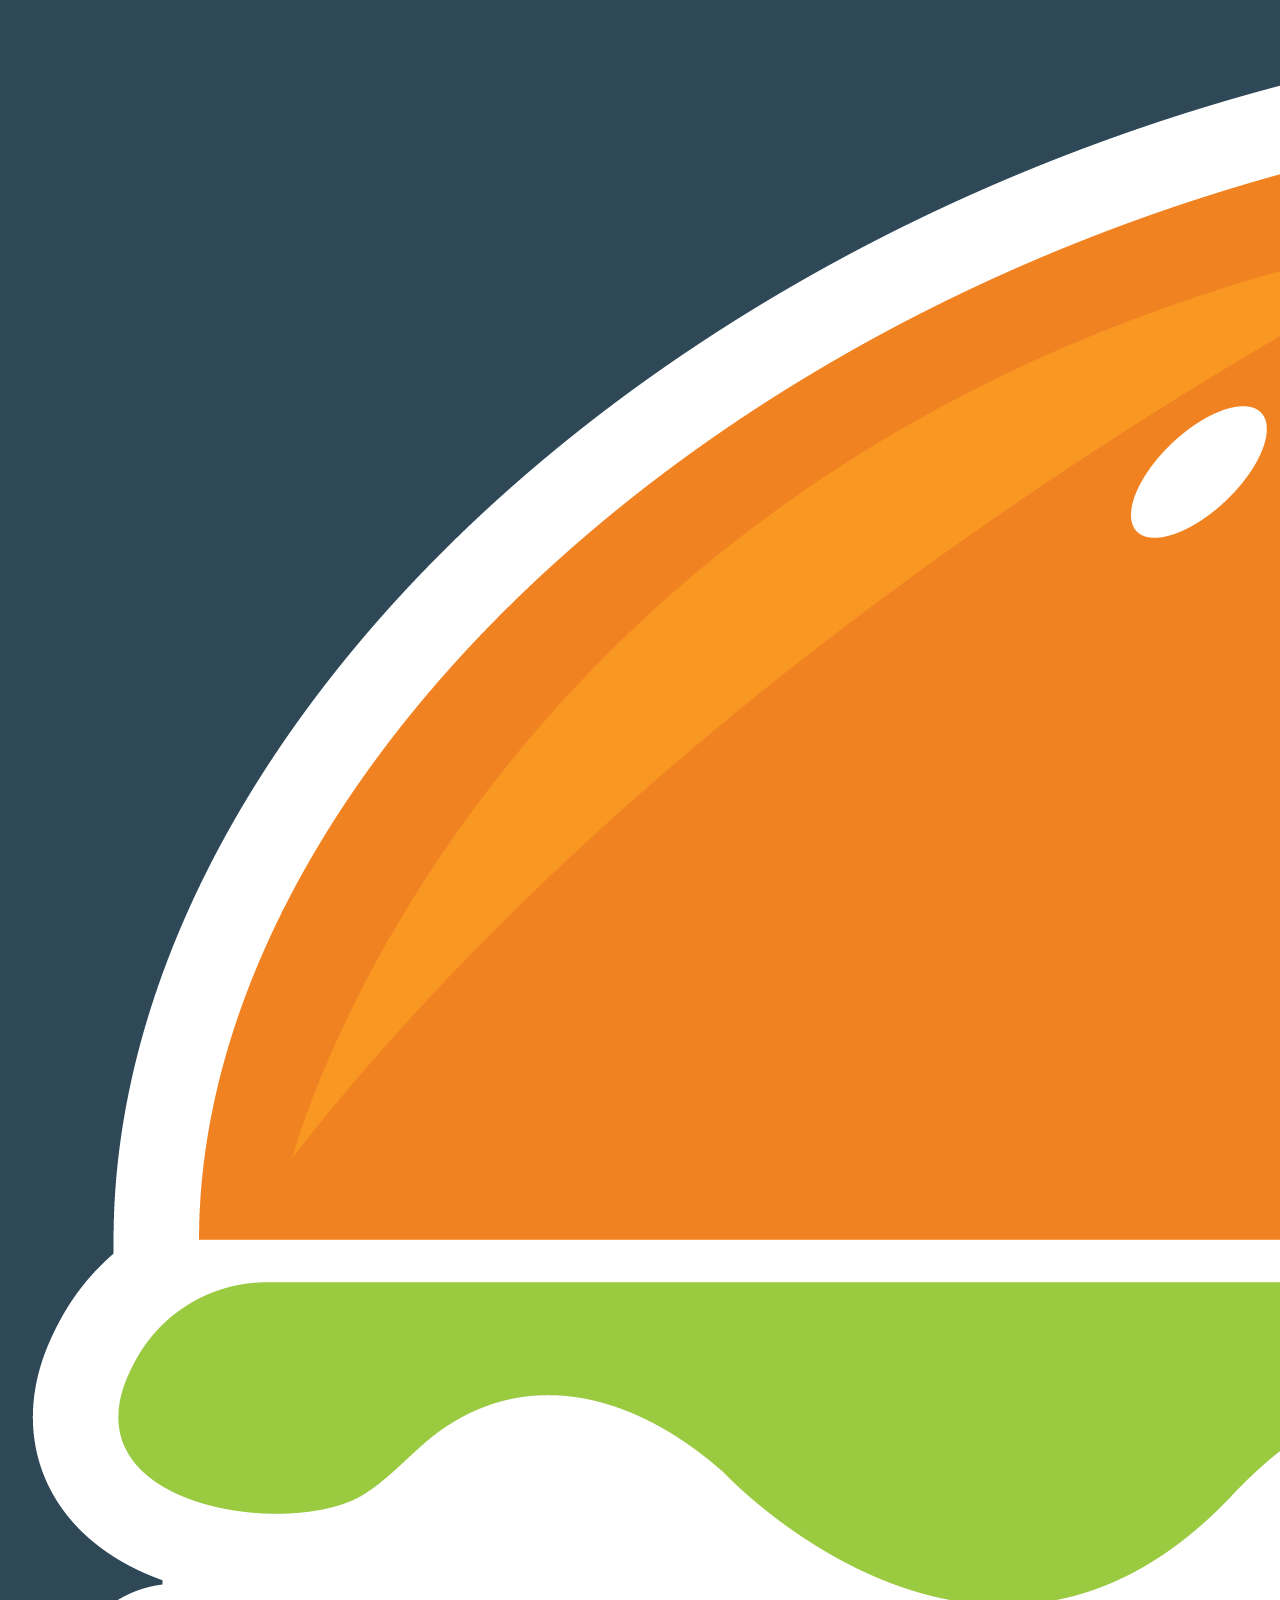
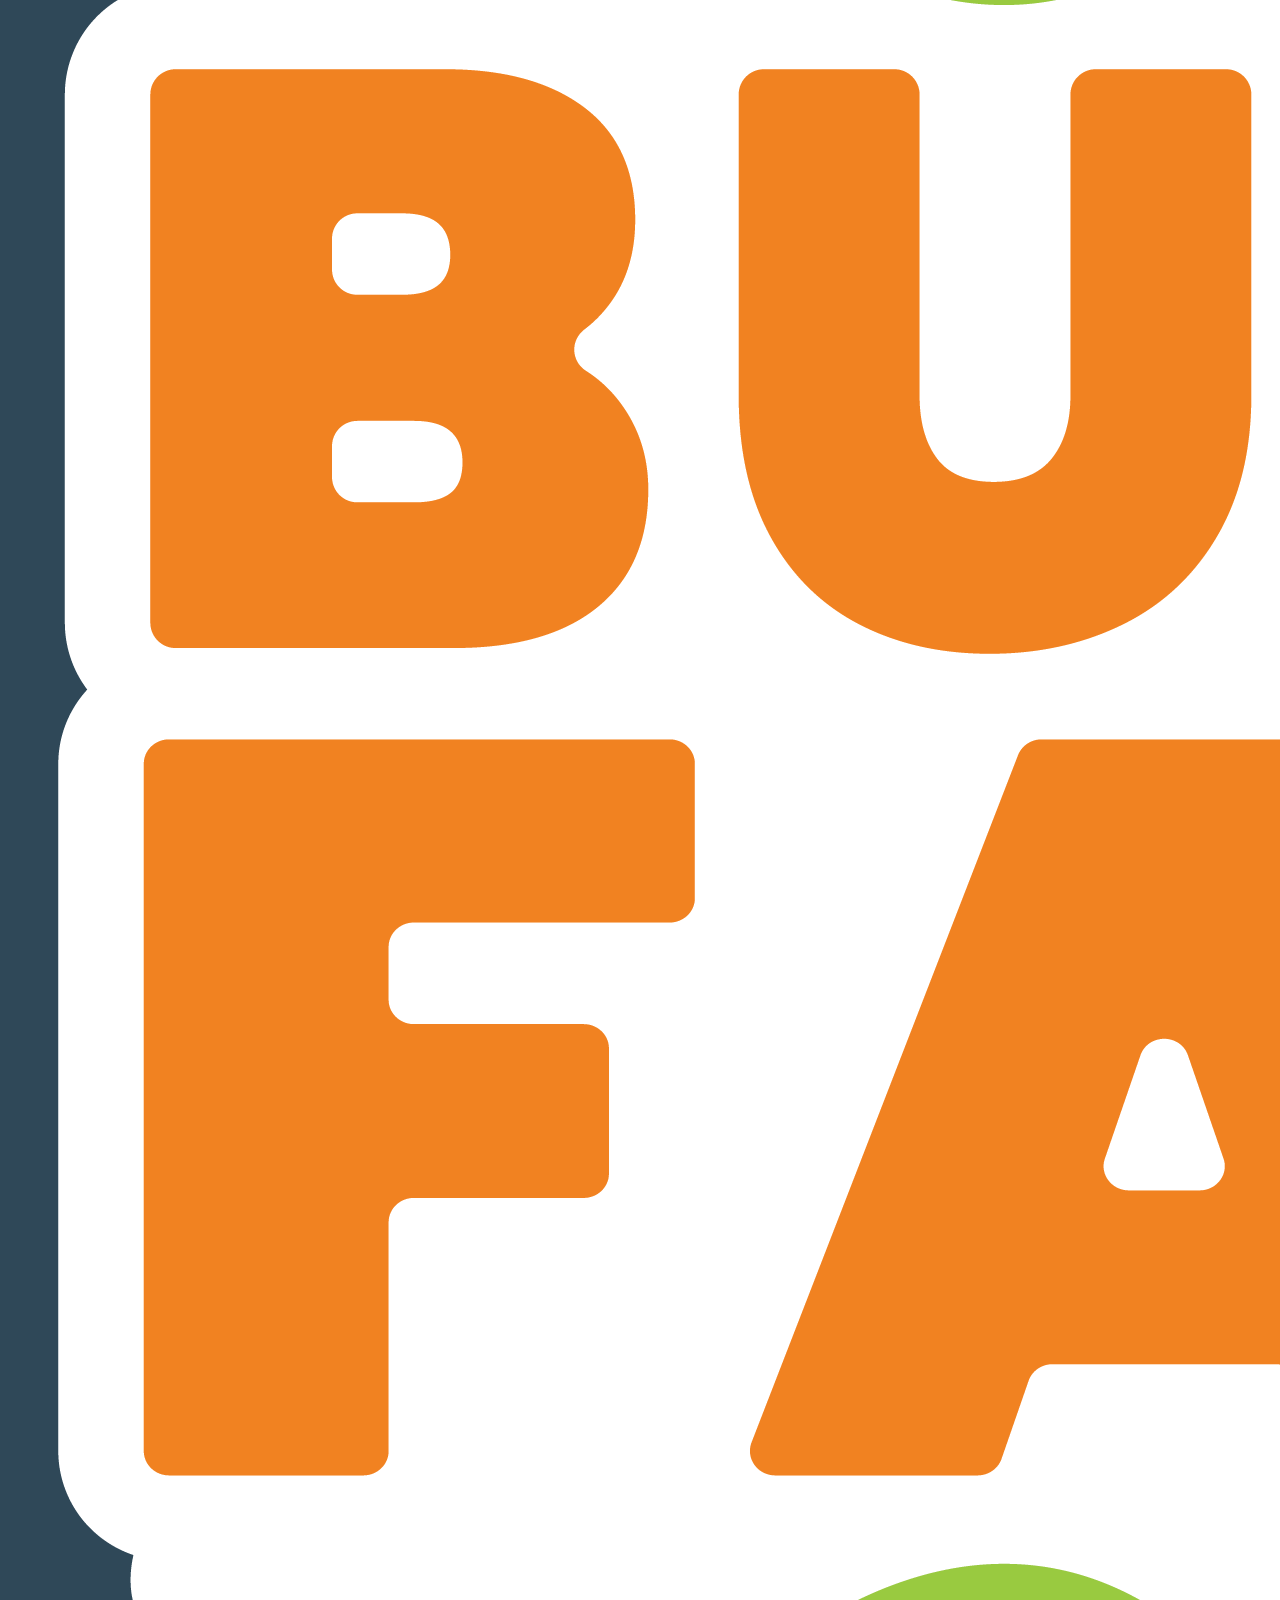
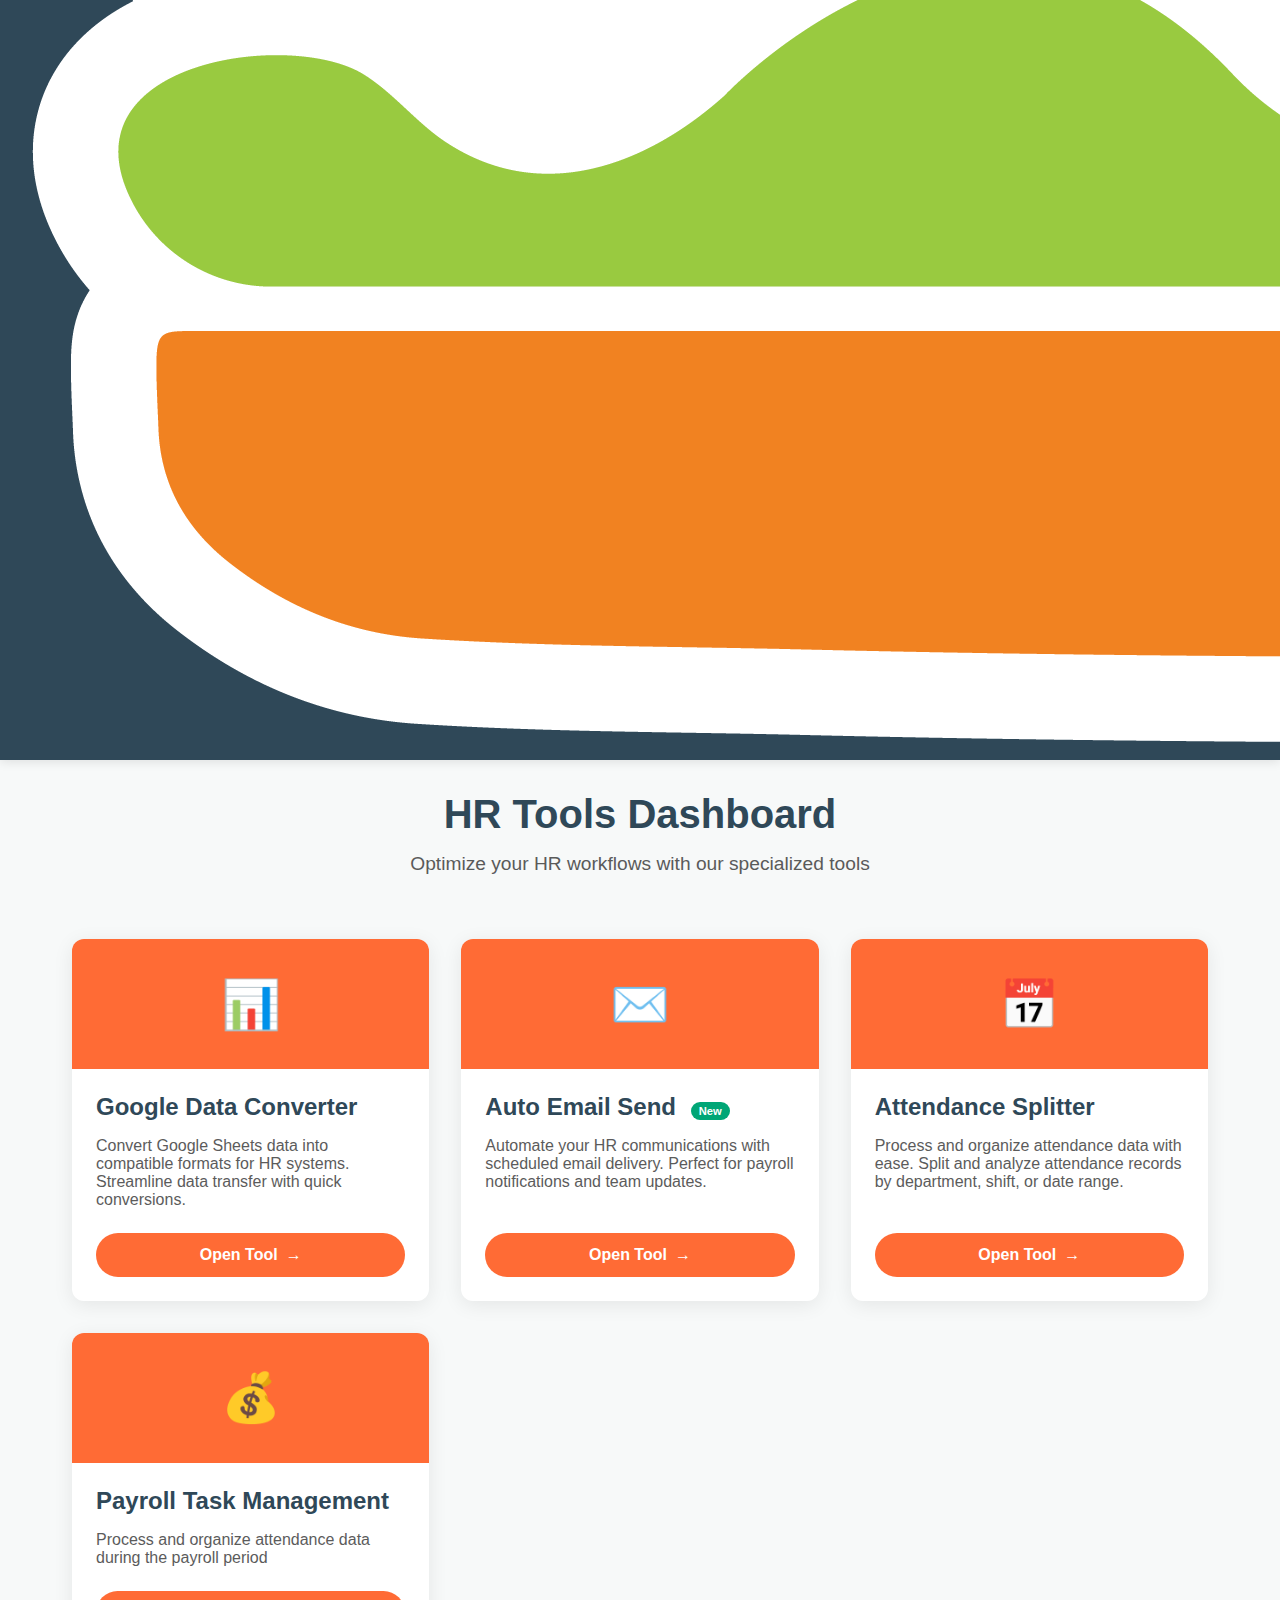
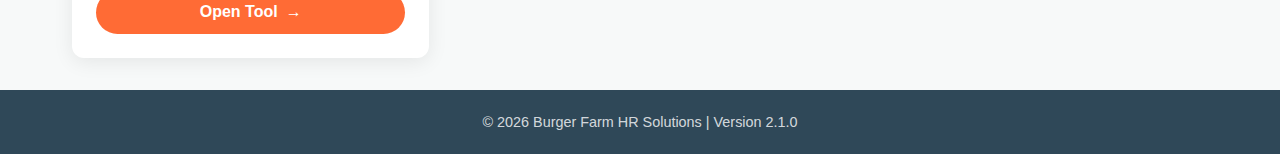
<file: index.html>
<!DOCTYPE html>
<html lang="en">
<head>
    <meta charset="UTF-8">
    <meta name="viewport" content="width=device-width, initial-scale=1.0">
    <title>Burger Farm HR Tools</title>
    <link rel="stylesheet" href="styles.css">
</head>
<body>
    <div class="loading-overlay">
        <div class="loading-spinner"></div>
    </div>

    <div class="toast" id="notification">
        <span id="notification-message">Operation completed successfully!</span>
    </div>

    <nav class="navbar">
        <div class="logo">
            <img src="assets/mylogo.png" alt="Logo" class="logo-image" />
            <span>Burger Farm HR</span>
        </div>
        <div class="user-menu">
            <span>HR Admin</span>
            <span>👤</span>
        </div>
    </nav>

    <main>
        <div class="welcome-section">
            <h1>HR Tools Dashboard</h1>
            <p class="subtitle">Optimize your HR workflows with our specialized tools</p>
        </div>

        <div class="tools-grid">
            <div class="tool-card">
                <div class="tool-icon">📊</div>
                <div class="tool-content">
                    <h2 class="tool-title">Google Data Converter</h2>
                    <p class="tool-description">Convert Google Sheets data into compatible formats for HR systems. Streamline data transfer with quick conversions.</p>
                    <a href="DB_HELPER_HR/DB Converter.html" class="tool-button">
                        Open Tool
                        <span>→</span>
                    </a>
                </div>
            </div>

            <div class="tool-card">
                <div class="tool-icon">✉️</div>
                <div class="tool-content">
                    <h2 class="tool-title">Auto Email Send <span class="badge">New</span></h2>
                    <p class="tool-description">Automate your HR communications with scheduled email delivery. Perfect for payroll notifications and team updates.</p>
                    <a href="Auto Email/index.html" class="tool-button">
                        Open Tool
                        <span>→</span>
                    </a>
                </div>
            </div>

            <div class="tool-card">
                <div class="tool-icon">📅</div>
                <div class="tool-content">
                    <h2 class="tool-title">Attendance Splitter</h2>
                    <p class="tool-description">Process and organize attendance data with ease. Split and analyze attendance records by department, shift, or date range.</p>
                    <a href="Attendance Splitter/index.html" class="tool-button">
                        Open Tool
                        <span>→</span>
                    </a>
                </div>
            </div>

            <div class="tool-card">
                <div class="tool-icon">💰</div>
                <div class="tool-content">
                    <h2 class="tool-title">Payroll Task Management</h2>
                    <p class="tool-description">Process and organize attendance data during the payroll period</p>
                    <a href="payroll Management/index.html" class="tool-button">
                        Open Tool
                        <span>→</span>
                    </a>
                </div>
            </div>
        </div>
    </main>

    <footer>
        © 2025 Burger Farm HR Solutions | Version 2.1.0
    </footer>

    <script src="scripts.js"></script>
</body>
</html>
</file>
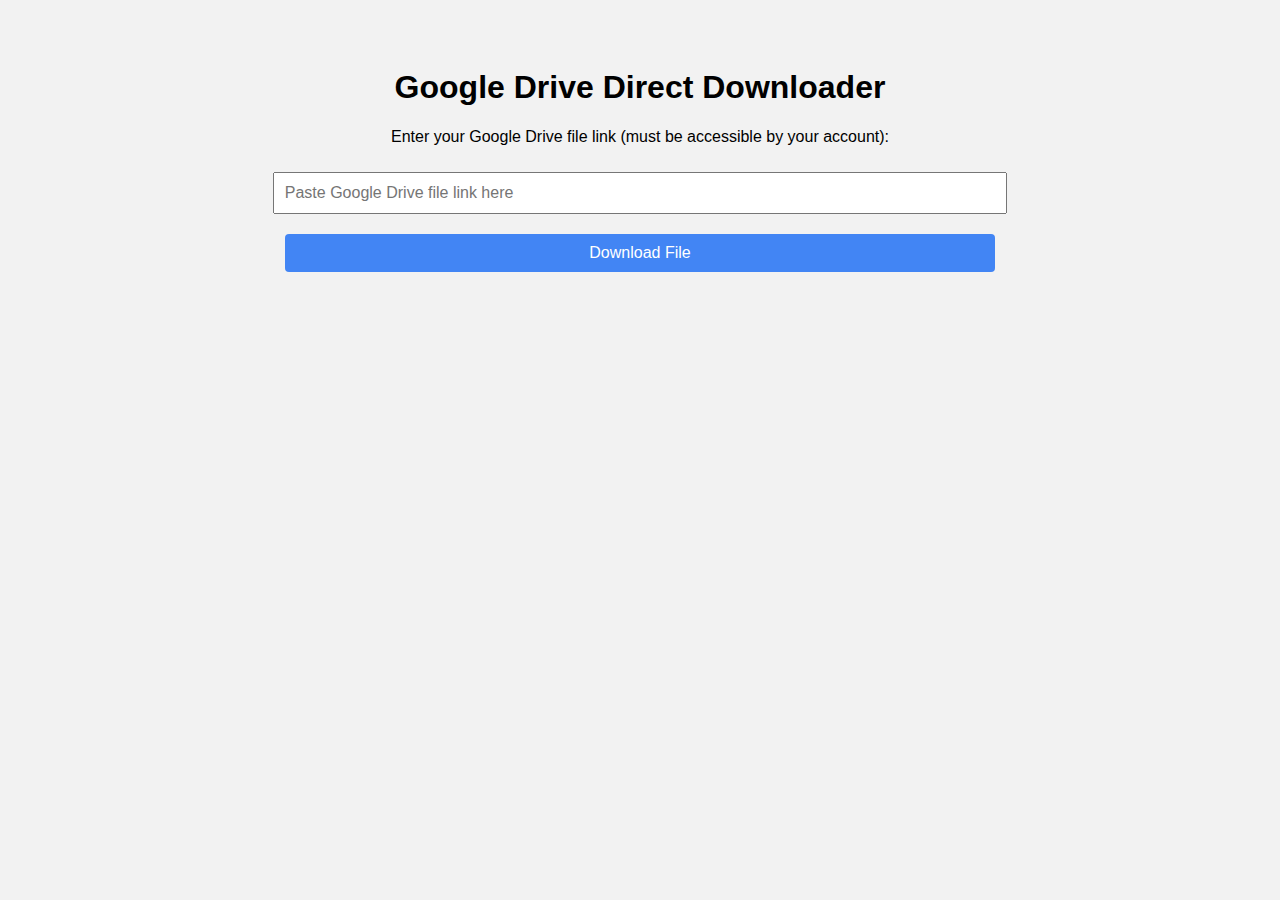
<file: Download Employee Data/index.html>
<!DOCTYPE html>
<html lang="en">
<head>
  <meta charset="UTF-8" />
  <meta name="viewport" content="width=device-width, initial-scale=1.0"/>
  <title>Google Drive Downloader</title>
  <style>
    body {
      font-family: Arial, sans-serif;
      padding: 40px;
      background-color: #f2f2f2;
      text-align: center;
    }
    input, button {
      padding: 10px;
      font-size: 16px;
      width: 60%;
      margin: 10px auto;
    }
    button {
      cursor: pointer;
      background-color: #4285F4;
      color: white;
      border: none;
      border-radius: 4px;
    }
    button:hover {
      background-color: #357ae8;
    }
  </style>
</head>
<body>
  <h1>Google Drive Direct Downloader</h1>
  <p>Enter your Google Drive file link (must be accessible by your account):</p>
  <input type="text" id="gdriveLink" placeholder="Paste Google Drive file link here"/>
  <br />
  <button onclick="generateDownload()">Download File</button>

  <script>
    function extractFileId(url) {
      const regex = /(?:\/d\/|id=)([a-zA-Z0-9_-]{10,})/;
      const match = url.match(regex);
      return match ? match[1] : null;
    }

    function generateDownload() {
      const inputLink = document.getElementById('gdriveLink').value.trim();
      const fileId = extractFileId(inputLink);

      if (!fileId) {
        alert("Invalid Google Drive link!");
        return;
      }

      const downloadURL = `https://drive.google.com/uc?export=download&id=${fileId}`;

      // Open in new tab to initiate download
      window.open(downloadURL, '_blank');
    }
  </script>
</body>
</html>
</file>
<file: styles.css>
:root {
  --primary: #ff6b35;
  --secondary: #2f4858;
  --light: #f7f9f9;
  --accent: #00a676;
  --dark: #333333;
}

* {
  margin: 0;
  padding: 0;
  box-sizing: border-box;
  font-family: "Segoe UI", Tahoma, Geneva, Verdana, sans-serif;
}

body {
  background-color: var(--light);
  color: var(--dark);
  min-height: 100vh;
  display: flex;
  flex-direction: column;
}

.navbar {
  background-color: var(--secondary);
  padding: 1rem 2rem;
  display: flex;
  justify-content: space-between;
  align-items: center;
  box-shadow: 0 2px 10px rgba(0, 0, 0, 0.1);
}

.logo {
  display: flex;
  align-items: center;
  gap: 1rem;
  color: white;
  font-size: 1.5rem;
  font-weight: bold;
}

.logo-icon {
  font-size: 2rem;
}

.user-menu {
  color: white;
  display: flex;
  align-items: center;
  gap: 0.5rem;
  cursor: pointer;
  padding: 0.5rem;
  border-radius: 50px;
  transition: background-color 0.3s;
}

.user-menu:hover {
  background-color: rgba(255, 255, 255, 0.1);
}

main {
  flex: 1;
  padding: 2rem;
  display: flex;
  flex-direction: column;
  align-items: center;
  justify-content: center;
  gap: 2rem;
  max-width: 1200px;
  margin: 0 auto;
  width: 100%;
}

.welcome-section {
  text-align: center;
  margin-bottom: 2rem;
}

h1 {
  color: var(--secondary);
  font-size: 2.5rem;
  margin-bottom: 1rem;
}

.subtitle {
  color: var(--dark);
  font-size: 1.2rem;
  opacity: 0.8;
}

.tools-grid {
  display: grid;
  grid-template-columns: repeat(auto-fit, minmax(300px, 1fr));
  gap: 2rem;
  width: 100%;
}

.tool-card {
  background-color: white;
  border-radius: 12px;
  box-shadow: 0 4px 20px rgba(0, 0, 0, 0.08);
  overflow: hidden;
  transition: transform 0.3s, box-shadow 0.3s;
  display: flex;
  flex-direction: column;
  height: 100%;
}

.tool-card:hover {
  transform: translateY(-5px);
  box-shadow: 0 10px 30px rgba(0, 0, 0, 0.15);
}

.tool-icon {
  background-color: var(--primary);
  color: white;
  height: 130px;
  display: flex;
  align-items: center;
  justify-content: center;
  font-size: 3rem;
}

.tool-content {
  padding: 1.5rem;
  flex: 1;
  display: flex;
  flex-direction: column;
}

.tool-title {
  font-size: 1.5rem;
  color: var(--secondary);
  margin-bottom: 1rem;
}

.tool-description {
  margin-bottom: 1.5rem;
  color: var(--dark);
  opacity: 0.8;
  flex: 1;
}

.tool-button {
  background-color: var(--primary);
  color: white;
  border: none;
  padding: 0.8rem 1.5rem;
  border-radius: 50px;
  font-size: 1rem;
  font-weight: 600;
  cursor: pointer;
  transition: background-color 0.3s;
  display: inline-flex;
  align-items: center;
  justify-content: center;
  gap: 0.5rem;
  text-decoration: none;
}

.tool-button:hover {
  background-color: #e85a2a;
}

.badge {
  display: inline-block;
  background-color: var(--accent);
  color: white;
  font-size: 0.7rem;
  padding: 0.2rem 0.5rem;
  border-radius: 50px;
  margin-left: 0.5rem;
  font-weight: bold;
}

footer {
  background-color: var(--secondary);
  color: rgba(255, 255, 255, 0.8);
  padding: 1.5rem;
  text-align: center;
  font-size: 0.9rem;
}

.loading-overlay {
  position: fixed;
  top: 0;
  left: 0;
  right: 0;
  bottom: 0;
  background-color: rgba(255, 255, 255, 0.9);
  display: flex;
  align-items: center;
  justify-content: center;
  z-index: 1000;
  opacity: 0;
  visibility: hidden;
  transition: opacity 0.3s, visibility 0.3s;
}

.loading-spinner {
  width: 50px;
  height: 50px;
  border: 5px solid rgba(47, 72, 88, 0.2);
  border-radius: 50%;
  border-top-color: var(--primary);
  animation: spin 1s ease-in-out infinite;
}

@keyframes spin {
  to {
    transform: rotate(360deg);
  }
}

.show-loading {
  opacity: 1;
  visibility: visible;
}

.toast {
  position: fixed;
  bottom: 20px;
  right: 20px;
  background-color: var(--secondary);
  color: white;
  padding: 1rem 1.5rem;
  border-radius: 8px;
  box-shadow: 0 4px 12px rgba(0, 0, 0, 0.15);
  display: flex;
  align-items: center;
  gap: 0.8rem;
  z-index: 1000;
  opacity: 0;
  transform: translateY(20px);
  transition: opacity 0.3s, transform 0.3s;
}

.toast.show {
  opacity: 1;
  transform: translateY(0);
}

@media (max-width: 768px) {
  .tools-grid {
    grid-template-columns: 1fr;
  }

  h1 {
    font-size: 2rem;
  }

  .navbar {
    padding: 1rem;
  }

  .logo span {
    display: none;
  }
}
</file>
